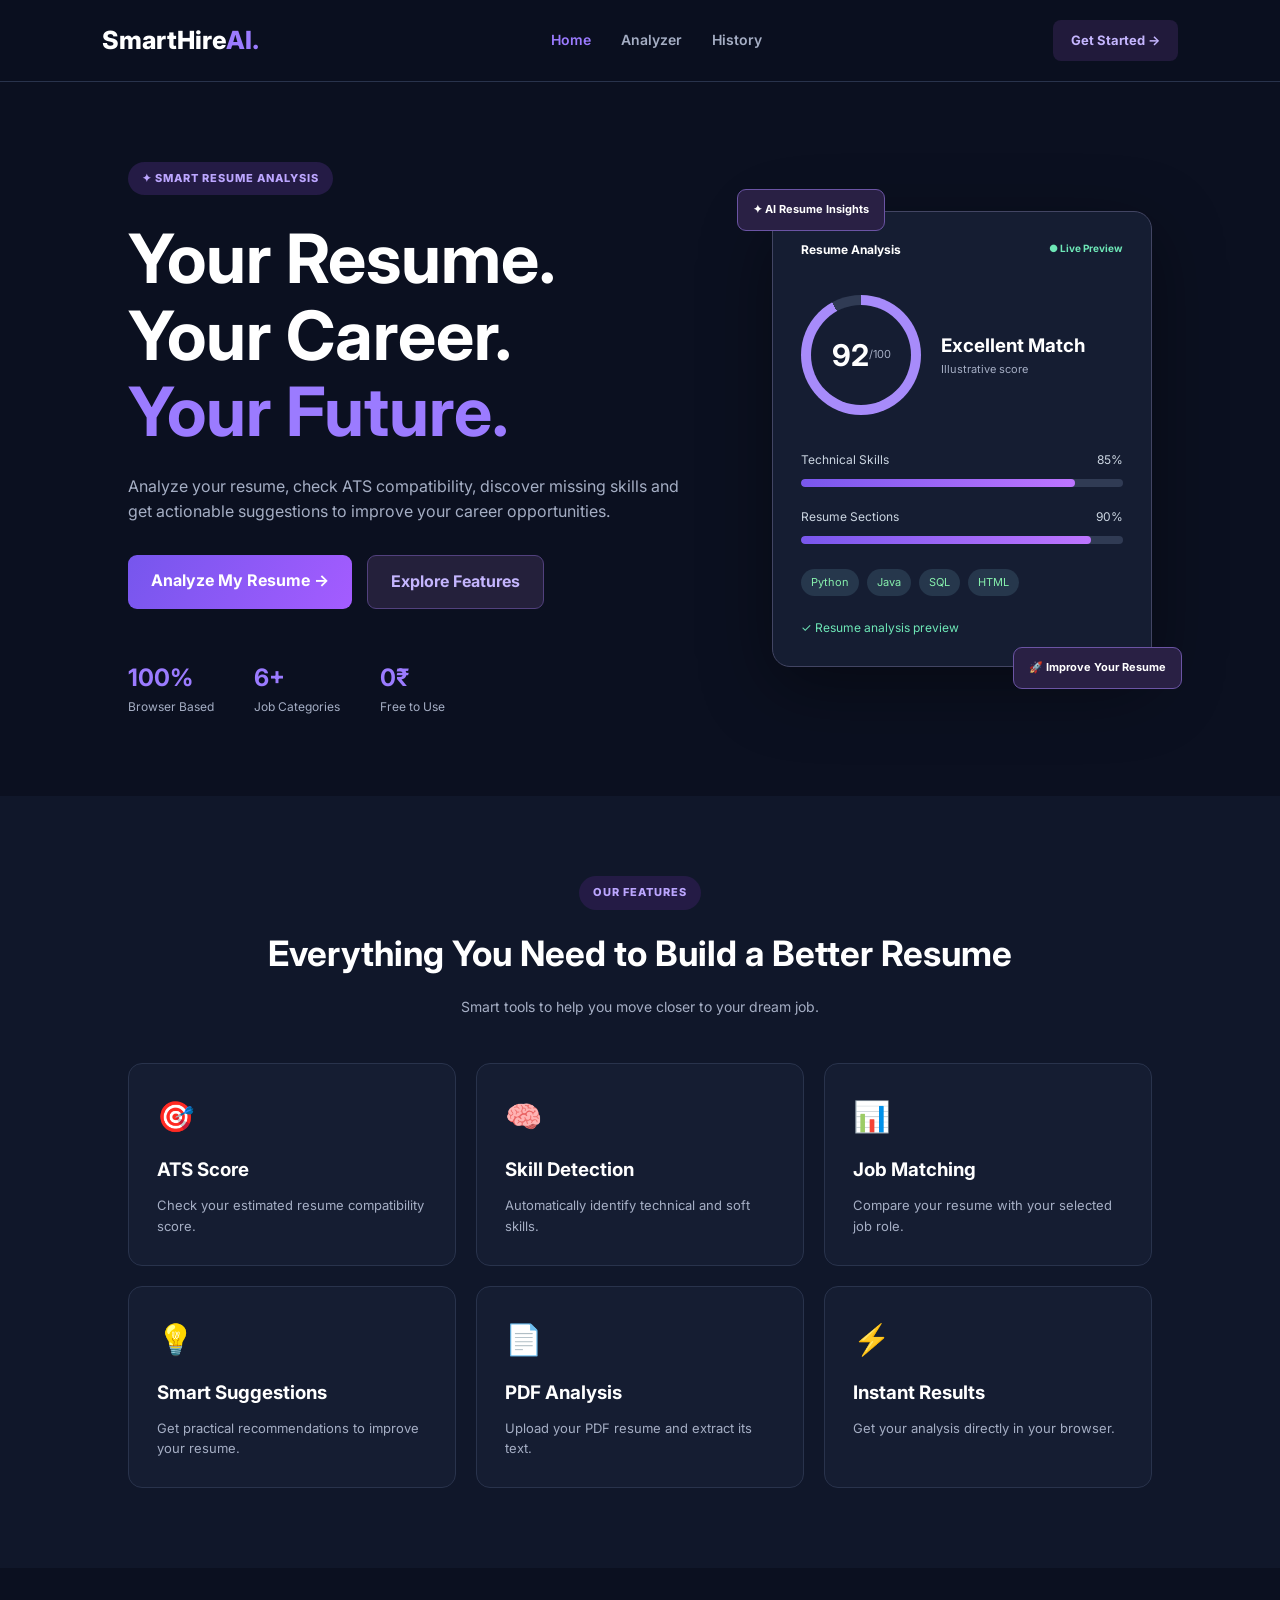
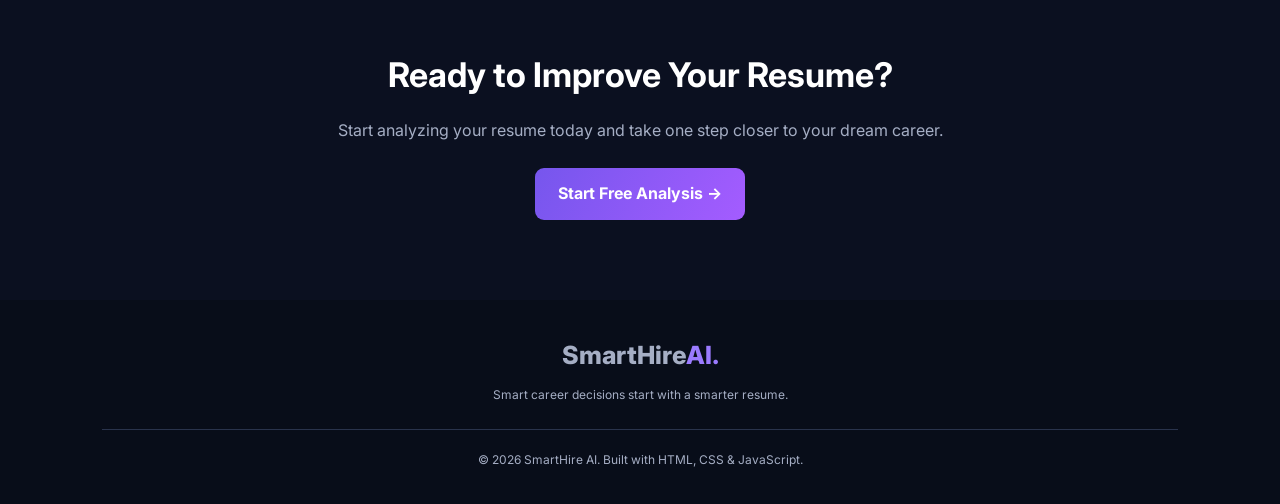
<file: index.html>
<!DOCTYPE html>
<html lang="en">
<head>
    <meta charset="UTF-8">
    <meta name="viewport" content="width=device-width, initial-scale=1.0">

    <title>SmartHire AI | Resume Analyzer</title>

    <link rel="stylesheet" href="index.css">
    <link rel="preconnect" href="https://fonts.googleapis.com">
    <link href="https://fonts.googleapis.com/css2?family=Inter:wght@400;500;600;700;800&display=swap" rel="stylesheet">
</head>

<body>

<header class="navbar">
    <a href="index.html" class="logo">
        SmartHire<span>AI.</span>
    </a>

    <nav>
        <a href="index.html" class="active">Home</a>
        <a href="analyzer.html">Analyzer</a>
        <a href="history.html">History</a>
    </nav>

    <a href="analyzer.html" class="nav-btn">Get Started →</a>
</header>

<section class="hero">

    <div class="hero-content">

        <span class="badge">✦ SMART RESUME ANALYSIS</span>

        <h1>
            Your Resume.<br>
            Your Career.<br>
            <span>Your Future.</span>
        </h1>

        <p>
            Analyze your resume, check ATS compatibility,
            discover missing skills and get actionable
            suggestions to improve your career opportunities.
        </p>

        <div class="hero-buttons">
            <a href="analyzer.html" class="primary-btn">
                Analyze My Resume →
            </a>

            <a href="#features" class="secondary-btn">
                Explore Features
            </a>
        </div>

        <div class="hero-stats">
            <div>
                <h3>100%</h3>
                <p>Browser Based</p>
            </div>

            <div>
                <h3>6+</h3>
                <p>Job Categories</p>
            </div>

            <div>
                <h3>0₹</h3>
                <p>Free to Use</p>
            </div>
        </div>

    </div>

    <div class="hero-visual">

        <div class="floating-label label-one">
            ✦ AI Resume Insights
        </div>

        <div class="dashboard-preview">

            <div class="preview-header">
                <span>Resume Analysis</span>
                <span class="online-dot">● Live Preview</span>
            </div>

            <div class="preview-score">
                <div class="score-circle">
                    <div>
                        <h2>92</h2>
                        <span>/100</span>
                    </div>
                </div>

                <div>
                    <h3>Excellent Match</h3>
                    <p>Illustrative score</p>
                </div>
            </div>

            <div class="preview-line">
                <span>Technical Skills</span>
                <span>85%</span>
            </div>

            <div class="progress">
                <div style="width:85%"></div>
            </div>

            <div class="preview-line">
                <span>Resume Sections</span>
                <span>90%</span>
            </div>

            <div class="progress">
                <div style="width:90%"></div>
            </div>

            <div class="preview-tags">
                <span>Python</span>
                <span>Java</span>
                <span>SQL</span>
                <span>HTML</span>
            </div>

            <div class="preview-success">
                ✓ Resume analysis preview
            </div>

        </div>

        <div class="floating-label label-two">
            🚀 Improve Your Resume
        </div>

    </div>

</section>

<section class="features-section" id="features">

    <div class="section-heading">
        <span class="badge">OUR FEATURES</span>
        <h2>Everything You Need to Build a Better Resume</h2>
        <p>Smart tools to help you move closer to your dream job.</p>
    </div>

    <div class="features-grid">

        <div class="feature-card">
            <div class="feature-icon">🎯</div>
            <h3>ATS Score</h3>
            <p>Check your estimated resume compatibility score.</p>
        </div>

        <div class="feature-card">
            <div class="feature-icon">🧠</div>
            <h3>Skill Detection</h3>
            <p>Automatically identify technical and soft skills.</p>
        </div>

        <div class="feature-card">
            <div class="feature-icon">📊</div>
            <h3>Job Matching</h3>
            <p>Compare your resume with your selected job role.</p>
        </div>

        <div class="feature-card">
            <div class="feature-icon">💡</div>
            <h3>Smart Suggestions</h3>
            <p>Get practical recommendations to improve your resume.</p>
        </div>

        <div class="feature-card">
            <div class="feature-icon">📄</div>
            <h3>PDF Analysis</h3>
            <p>Upload your PDF resume and extract its text.</p>
        </div>

        <div class="feature-card">
            <div class="feature-icon">⚡</div>
            <h3>Instant Results</h3>
            <p>Get your analysis directly in your browser.</p>
        </div>

    </div>

</section>

<section class="cta-section">

    <h2>Ready to Improve Your Resume?</h2>

    <p>
        Start analyzing your resume today and take
        one step closer to your dream career.
    </p>

    <a href="analyzer.html" class="primary-btn">
        Start Free Analysis →
    </a>

</section>

<footer>
    <a href="index.html" class="logo">
        SmartHire<span>AI.</span>
    </a>

    <p>Smart career decisions start with a smarter resume.</p>

    <p class="copyright">
        © 2026 SmartHire AI. Built with HTML, CSS & JavaScript.
    </p>
</footer>

<script src="index.js"></script>

</body>
</html>
</file>
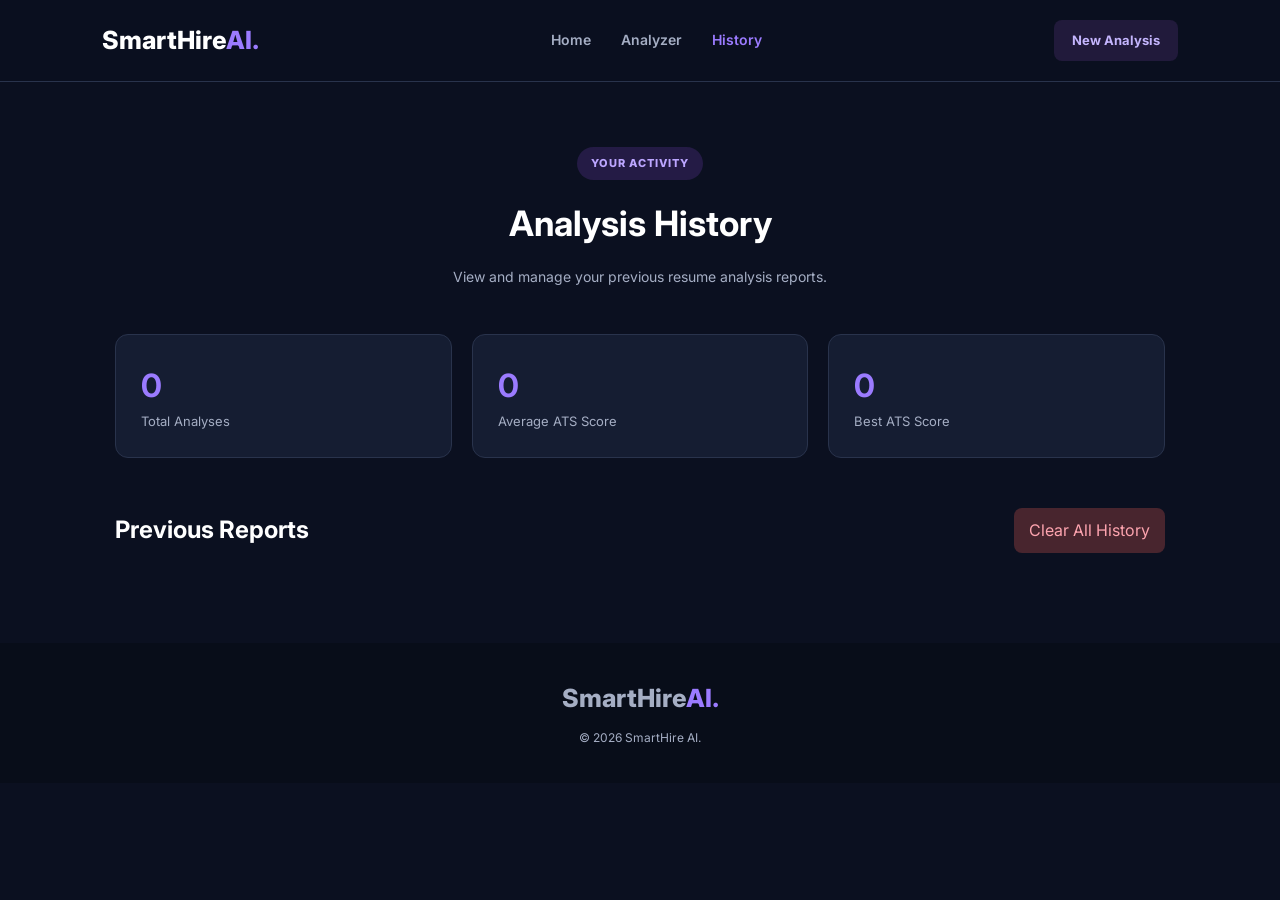
<file: history.html>
<!DOCTYPE html>
<html lang="en">
<head>
    <meta charset="UTF-8">
    <meta name="viewport" content="width=device-width, initial-scale=1.0">

    <title>Analysis History | SmartHire AI</title>

    <link rel="stylesheet" href="index.css">
</head>

<body>

<header class="navbar">

    <a href="index.html" class="logo">SmartHire<span>AI.</span></a>

    <nav>
        <a href="index.html">Home</a>
        <a href="analyzer.html">Analyzer</a>
        <a href="history.html" class="active">History</a>
    </nav>

    <a href="analyzer.html" class="nav-btn">New Analysis</a>

</header>

<main class="history-page">

    <div class="section-heading">
        <span class="badge">YOUR ACTIVITY</span>
        <h1>Analysis History</h1>
        <p>View and manage your previous resume analysis reports.</p>
    </div>

    <div class="history-stats">

        <div class="history-stat">
            <h2 id="totalCount">0</h2>
            <p>Total Analyses</p>
        </div>

        <div class="history-stat">
            <h2 id="averageScore">0</h2>
            <p>Average ATS Score</p>
        </div>

        <div class="history-stat">
            <h2 id="bestScore">0</h2>
            <p>Best ATS Score</p>
        </div>

    </div>

    <div class="history-heading">
        <h2>Previous Reports</h2>

        <button class="delete-btn" id="clearHistory">
            Clear All History
        </button>
    </div>

    <div id="historyList" class="history-list"></div>

</main>

<footer>
    <a href="index.html" class="logo">SmartHire<span>AI.</span></a>
    <p>© 2026 SmartHire AI.</p>
</footer>

<script src="index.js"></script>

</body>
</html>
</file>
<file: index.css>
@import url('https://fonts.googleapis.com/css2?family=Inter:wght@400;500;600;700;800&display=swap');

:root {
    --bg: #0b1020;
    --card: #151d32;
    --purple: #9b7bff;
    --text: #ffffff;
    --muted: #a5aec4;
    --border: #29334c;
}

* {
    margin: 0;
    padding: 0;
    box-sizing: border-box;
}

html {
    scroll-behavior: smooth;
}

body {
    font-family: 'Inter', sans-serif;
    background: var(--bg);
    color: var(--text);
    line-height: 1.6;
}

a {
    text-decoration: none;
    color: inherit;
}

button, input, select {
    font: inherit;
}

/* Navbar */

.navbar {
    display: flex;
    justify-content: space-between;
    align-items: center;
    padding: 20px 8%;
    border-bottom: 1px solid var(--border);
    position: sticky;
    top: 0;
    z-index: 10;
    background: #0b1020ed;
    backdrop-filter: blur(12px);
}

.logo {
    font-size: 25px;
    font-weight: 800;
}

.logo span {
    color: var(--purple);
}

.navbar nav {
    display: flex;
    gap: 30px;
}

.navbar nav a {
    color: var(--muted);
    font-size: 14px;
    font-weight: 600;
}

.navbar nav a:hover,
.navbar nav a.active {
    color: var(--purple);
}

.nav-btn {
    background: #211a3b;
    color: #c4b5fd;
    padding: 10px 18px;
    border-radius: 8px;
    font-size: 13px;
    font-weight: 700;
}

/* Buttons */

.primary-btn,
.secondary-btn {
    display: inline-block;
    border: none;
    padding: 13px 23px;
    border-radius: 9px;
    font-weight: 700;
    cursor: pointer;
    transition: .3s;
    text-align: center;
}

.primary-btn {
    background: linear-gradient(120deg, #7656ed, #a45cff);
    color: white;
}

.primary-btn:hover {
    transform: translateY(-3px);
    box-shadow: 0 8px 25px #8059ed55;
}

.secondary-btn {
    background: #24203b;
    color: #c4b5fd;
    border: 1px solid #52417e;
}

.secondary-btn:hover {
    background: #352858;
}

/* Home Hero */

.hero {
    min-height: 630px;
    padding: 80px 10%;
    display: flex;
    align-items: center;
    justify-content: space-between;
    gap: 60px;
}

.hero-content {
    max-width: 560px;
}

.badge {
    display: inline-block;
    background: #241b45;
    color: #bca6ff;
    padding: 8px 14px;
    border-radius: 30px;
    font-size: 11px;
    font-weight: 800;
    letter-spacing: 1px;
}

.hero h1 {
    font-size: clamp(42px, 6vw, 68px);
    line-height: 1.12;
    margin: 25px 0;
}

.hero h1 span {
    color: var(--purple);
}

.hero-content > p {
    color: var(--muted);
    margin-bottom: 30px;
}

.hero-buttons {
    display: flex;
    gap: 15px;
    flex-wrap: wrap;
}

.hero-stats {
    display: flex;
    gap: 40px;
    margin-top: 50px;
}

.hero-stats h3 {
    font-size: 24px;
    color: var(--purple);
}

.hero-stats p {
    font-size: 12px;
    color: var(--muted);
}

.hero-visual {
    position: relative;
    width: 380px;
    max-width: 100%;
}

.dashboard-preview {
    background: var(--card);
    border: 1px solid #424563;
    border-radius: 18px;
    padding: 28px;
    box-shadow: 0 20px 70px #0006;
}

.preview-header,
.preview-line {
    display: flex;
    justify-content: space-between;
    gap: 10px;
    font-size: 12px;
}

.preview-header {
    font-weight: 700;
}

.online-dot {
    color: #6ee7b7;
    font-size: 10px;
}

.preview-score {
    display: flex;
    align-items: center;
    gap: 20px;
    margin: 35px 0;
}

.score-circle {
    width: 120px;
    height: 120px;
    flex-shrink: 0;
    border-radius: 50%;
    background: conic-gradient(#a78bfa 0 92%, #303b54 92%);
    display: grid;
    place-items: center;
}

.score-circle > div {
    width: 100px;
    height: 100px;
    background: var(--card);
    border-radius: 50%;
    display: flex;
    justify-content: center;
    align-items: center;
}

.score-circle h2 {
    font-size: 30px;
}

.score-circle span {
    font-size: 11px;
    color: var(--muted);
}

.preview-score p {
    color: var(--muted);
    font-size: 11px;
}

.preview-line {
    margin-top: 20px;
    color: #cbd5e1;
}

.progress {
    width: 100%;
    height: 8px;
    background: #303b54;
    border-radius: 30px;
    overflow: hidden;
    margin: 10px 0;
}

.progress div {
    height: 100%;
    background: linear-gradient(90deg, #7957ed, #bd75ff);
    border-radius: 30px;
}

.preview-tags {
    display: flex;
    flex-wrap: wrap;
    gap: 8px;
    margin-top: 25px;
}

.preview-tags span {
    background: #26374c;
    color: #86efac;
    padding: 5px 10px;
    border-radius: 20px;
    font-size: 11px;
}

.preview-success {
    color: #6ee7b7;
    margin-top: 22px;
    font-size: 12px;
}

.floating-label {
    position: absolute;
    background: #292044;
    border: 1px solid #6b54a4;
    padding: 11px 15px;
    border-radius: 9px;
    font-size: 11px;
    font-weight: 700;
}

.label-one {
    top: -22px;
    left: -35px;
}

.label-two {
    bottom: -22px;
    right: -30px;
}

/* Features */

.features-section,
.cta-section {
    padding: 80px 10%;
}

.features-section {
    background: #10172a;
}

.section-heading {
    text-align: center;
    margin-bottom: 45px;
}

.section-heading h1,
.section-heading h2 {
    font-size: 35px;
    margin: 15px 0;
}

.section-heading p {
    color: var(--muted);
    font-size: 14px;
}

.features-grid {
    display: grid;
    grid-template-columns: repeat(3, 1fr);
    gap: 20px;
}

.feature-card {
    padding: 28px;
    background: var(--card);
    border: 1px solid var(--border);
    border-radius: 14px;
    transition: .3s;
}

.feature-card:hover {
    transform: translateY(-6px);
    border-color: var(--purple);
}

.feature-icon {
    font-size: 30px;
    margin-bottom: 15px;
}

.feature-card p {
    color: var(--muted);
    font-size: 13px;
    margin-top: 10px;
}

.cta-section {
    text-align: center;
}

.cta-section h2 {
    font-size: 34px;
    margin-bottom: 15px;
}

.cta-section p {
    color: var(--muted);
    margin-bottom: 25px;
}

/* Analyzer */

.analyzer-page,
.history-page {
    max-width: 1100px;
    margin: auto;
    padding: 65px 25px;
}

.analyzer-container {
    max-width: 650px;
    margin: auto;
    padding: 35px;
    background: var(--card);
    border: 1px solid var(--border);
    border-radius: 17px;
}

.form-group {
    margin-bottom: 25px;
}

.form-group label {
    display: block;
    font-weight: 600;
    margin-bottom: 10px;
    font-size: 14px;
}

.form-group input,
.form-group select {
    width: 100%;
    padding: 14px;
    background: #0f172a;
    border: 1px solid #414b65;
    color: white;
    border-radius: 8px;
    outline: none;
}

.form-group input:focus,
.form-group select:focus {
    border-color: var(--purple);
}

.upload-area {
    padding: 40px 20px;
    text-align: center;
    border: 2px dashed #7656ed;
    background: #1a1d38;
    border-radius: 14px;
    transition: .3s;
}

.upload-area.drag-over {
    background: #292044;
    border-color: #bd75ff;
}

.upload-symbol {
    font-size: 45px;
    margin-bottom: 10px;
}

.upload-area p {
    color: var(--muted);
    font-size: 13px;
    margin: 10px 0 20px;
}

#fileInfo {
    color: #a78bfa;
    margin-top: 15px;
    font-size: 12px;
    overflow-wrap: anywhere;
}

.submit-btn {
    width: 100%;
    margin-top: 25px;
}

.submit-btn:disabled {
    opacity: .6;
    cursor: wait;
}

.error-message {
    color: #fda4af;
    margin-top: 15px;
    text-align: center;
}

/* Results */

.result-section {
    margin-top: 70px;
}

[hidden] {
    display: none !important;
}

.score-card {
    display: flex;
    align-items: center;
    gap: 35px;
    padding: 35px;
    background: var(--card);
    border: 1px solid var(--border);
    border-radius: 15px;
    margin-bottom: 25px;
}

.large-circle {
    width: 145px;
    height: 145px;
}

.large-circle > div {
    width: 120px;
    height: 120px;
}

.large-circle h2 {
    font-size: 38px;
}

.score-progress {
    max-width: 400px;
    margin: 15px 0;
}

.score-progress div {
    width: 0;
    transition: width .7s;
}

.result-grid {
    display: grid;
    grid-template-columns: repeat(2, 1fr);
    gap: 20px;
}

.result-box {
    background: var(--card);
    padding: 25px;
    border: 1px solid var(--border);
    border-radius: 14px;
    margin-bottom: 20px;
    min-width: 0;
}

.result-box h3 {
    font-size: 17px;
    margin-bottom: 18px;
}

.skill-list {
    display: flex;
    flex-wrap: wrap;
    gap: 9px;
}

.skill {
    padding: 6px 12px;
    background: #123d35;
    color: #6ee7b7;
    border-radius: 30px;
    font-size: 12px;
}

.skill.missing {
    background: #48252e;
    color: #fda4af;
}

.empty-text {
    color: var(--muted);
    font-size: 13px;
}

.section-item {
    margin: 8px 0;
    font-size: 13px;
}

.section-item.found {
    color: #6ee7b7;
}

.section-item.missing {
    color: #fda4af;
}

.suggestion-box ul {
    padding-left: 20px;
}

.suggestion-box li {
    color: #cbd5e1;
    margin: 12px 0;
    font-size: 13px;
}

.result-actions {
    display: flex;
    flex-wrap: wrap;
    gap: 15px;
    margin: 30px 0;
}

.score-card small {
    color: var(--muted);
    font-size: 11px;
}

/* History */

.history-stats {
    display: grid;
    grid-template-columns: repeat(3, 1fr);
    gap: 20px;
    margin-bottom: 50px;
}

.history-stat {
    padding: 25px;
    background: var(--card);
    border: 1px solid var(--border);
    border-radius: 13px;
}

.history-stat h2 {
    color: var(--purple);
    font-size: 32px;
}

.history-stat p {
    color: var(--muted);
    font-size: 13px;
}

.history-heading {
    display: flex;
    align-items: center;
    justify-content: space-between;
    gap: 15px;
    margin-bottom: 25px;
}

.delete-btn {
    background: #48252e;
    color: #fda4af;
    padding: 10px 15px;
    border: none;
    border-radius: 8px;
    cursor: pointer;
}

.history-list {
    display: grid;
    gap: 15px;
}

.history-item {
    display: flex;
    align-items: center;
    justify-content: space-between;
    gap: 15px;
    background: var(--card);
    border: 1px solid var(--border);
    border-radius: 12px;
    padding: 22px;
}

.history-item p {
    color: var(--muted);
    font-size: 12px;
}

.history-score {
    color: var(--purple);
    font-weight: 800;
    font-size: 25px;
}

.history-empty {
    text-align: center;
    background: var(--card);
    border-radius: 14px;
    padding: 50px 20px;
    color: var(--muted);
}

/* Footer */

footer {
    padding: 35px 8%;
    background: #080d19;
    text-align: center;
    color: var(--muted);
}

footer p {
    margin-top: 10px;
    font-size: 12px;
}

.copyright {
    margin-top: 25px;
    padding-top: 20px;
    border-top: 1px solid var(--border);
}

/* Responsive */

@media(max-width: 850px) {

    .hero {
        flex-direction: column;
        text-align: center;
    }

    .hero-visual {
        width: 380px;
    }

    .hero-buttons,
    .hero-stats {
        justify-content: center;
    }

    .features-grid {
        grid-template-columns: repeat(2, 1fr);
    }

}

@media(max-width: 600px) {

    .navbar {
        flex-wrap: wrap;
        gap: 15px;
        padding: 16px 5%;
    }

    .navbar nav {
        order: 3;
        width: 100%;
        justify-content: center;
        gap: 20px;
    }

    .nav-btn {
        font-size: 11px;
    }

    .hero {
        padding: 55px 6%;
    }

    .hero-stats {
        gap: 20px;
    }

    .hero-visual {
        width: 100%;
    }

    .label-one {
        left: 0;
    }

    .label-two {
        right: 0;
    }

    .features-grid,
    .result-grid,
    .history-stats {
        grid-template-columns: 1fr;
    }

    .features-section,
    .cta-section {
        padding: 55px 6%;
    }

    .score-card {
        flex-direction: column;
        text-align: center;
    }

    .history-item {
        flex-wrap: wrap;
    }

    .history-heading {
        align-items: flex-start;
        flex-direction: column;
    }

    .section-heading h1,
    .section-heading h2 {
        font-size: 27px;
    }

    .analyzer-container {
        padding: 20px;
    }

}
</file>
